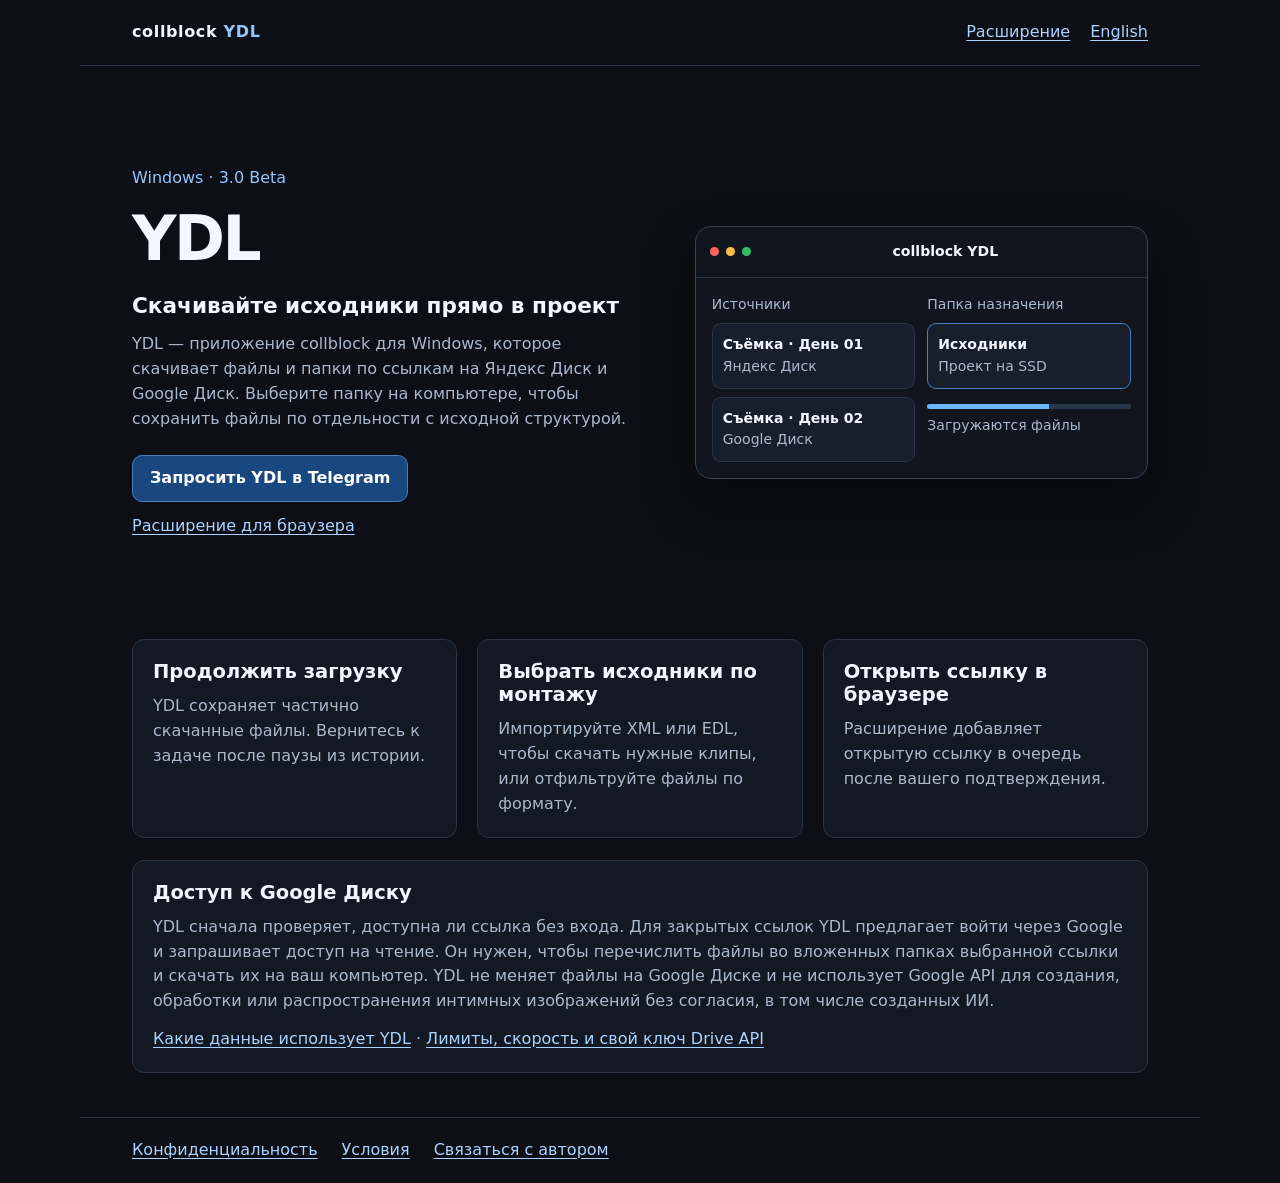
<file: index.html>
<!doctype html>
<html lang="ru">
<head>
<meta charset="utf-8">
<meta name="viewport" content="width=device-width, initial-scale=1">
<meta name="description" content="collblock YDL скачивает проекты с Яндекс Диска и Google Диска на Windows.">
<title>YDL — загрузка исходников на Windows</title>
<link rel="stylesheet" href="style.css">
</head>
<body>
<header class="page-head wrap">
    <a class="brand" href="./">collblock <span>YDL</span></a>
    <nav class="page-links" aria-label="Разделы сайта">
        <a href="extension.html">Расширение</a>
        <a href="en/index.html" lang="en" hreflang="en">English</a>
    </nav>
</header>
<main class="wrap">
    <section class="hero">
        <div>
            <p class="version">Windows · 3.0 Beta</p>
            <h1>YDL</h1>
            <p class="hero-lead">Скачивайте исходники прямо в проект</p>
            <p>YDL — приложение collblock для Windows, которое скачивает файлы и папки по ссылкам на Яндекс Диск и Google Диск. Выберите папку на компьютере, чтобы сохранить файлы по отдельности с исходной структурой.</p>
            <div class="hero-actions">
                <a class="button" href="https://t.me/collblock">Запросить YDL в Telegram</a>
                <a href="extension.html">Расширение для браузера</a>
            </div>
        </div>
        <div class="preview" role="img" aria-label="Пример очереди YDL с двумя ссылками и папкой назначения">
            <div class="preview-bar"><i></i><i></i><i></i><strong>collblock YDL</strong></div>
            <div class="preview-body">
                <div>
                    <span class="caption">Источники</span>
                    <div class="tile"><strong>Съёмка · День 01</strong><small>Яндекс Диск</small></div>
                    <div class="tile"><strong>Съёмка · День 02</strong><small>Google Диск</small></div>
                </div>
                <div>
                    <span class="caption">Папка назначения</span>
                    <div class="tile chosen"><strong>Исходники</strong><small>Проект на SSD</small></div>
                    <span class="progress"></span>
                    <small>Загружаются файлы</small>
                </div>
            </div>
        </div>
    </section>
    <section class="features" aria-label="Возможности">
        <article><h2>Продолжить загрузку</h2><p>YDL сохраняет частично скачанные файлы. Вернитесь к задаче после паузы из истории.</p></article>
        <article><h2>Выбрать исходники по монтажу</h2><p>Импортируйте XML или EDL, чтобы скачать нужные клипы, или отфильтруйте файлы по формату.</p></article>
        <article><h2>Открыть ссылку в браузере</h2><p>Расширение добавляет открытую ссылку в очередь после вашего подтверждения.</p></article>
    </section>
    <section class="note">
        <h2>Доступ к Google Диску</h2>
        <p>YDL сначала проверяет, доступна ли ссылка без входа. Для закрытых ссылок YDL предлагает войти через Google и запрашивает доступ на чтение. Он нужен, чтобы перечислить файлы во вложенных папках выбранной ссылки и скачать их на ваш компьютер. YDL не меняет файлы на Google Диске и не использует Google API для создания, обработки или распространения интимных изображений без согласия, в том числе созданных ИИ.</p>
        <p><a href="privacy.html">Какие данные использует YDL</a> · <a href="google-drive-help.html">Лимиты, скорость и свой ключ Drive API</a></p>
    </section>
</main>
<footer class="wrap page-foot"><a href="privacy.html">Конфиденциальность</a><a href="terms.html">Условия</a><a href="https://t.me/collblock">Связаться с автором</a></footer>
</body>
</html>
</file>
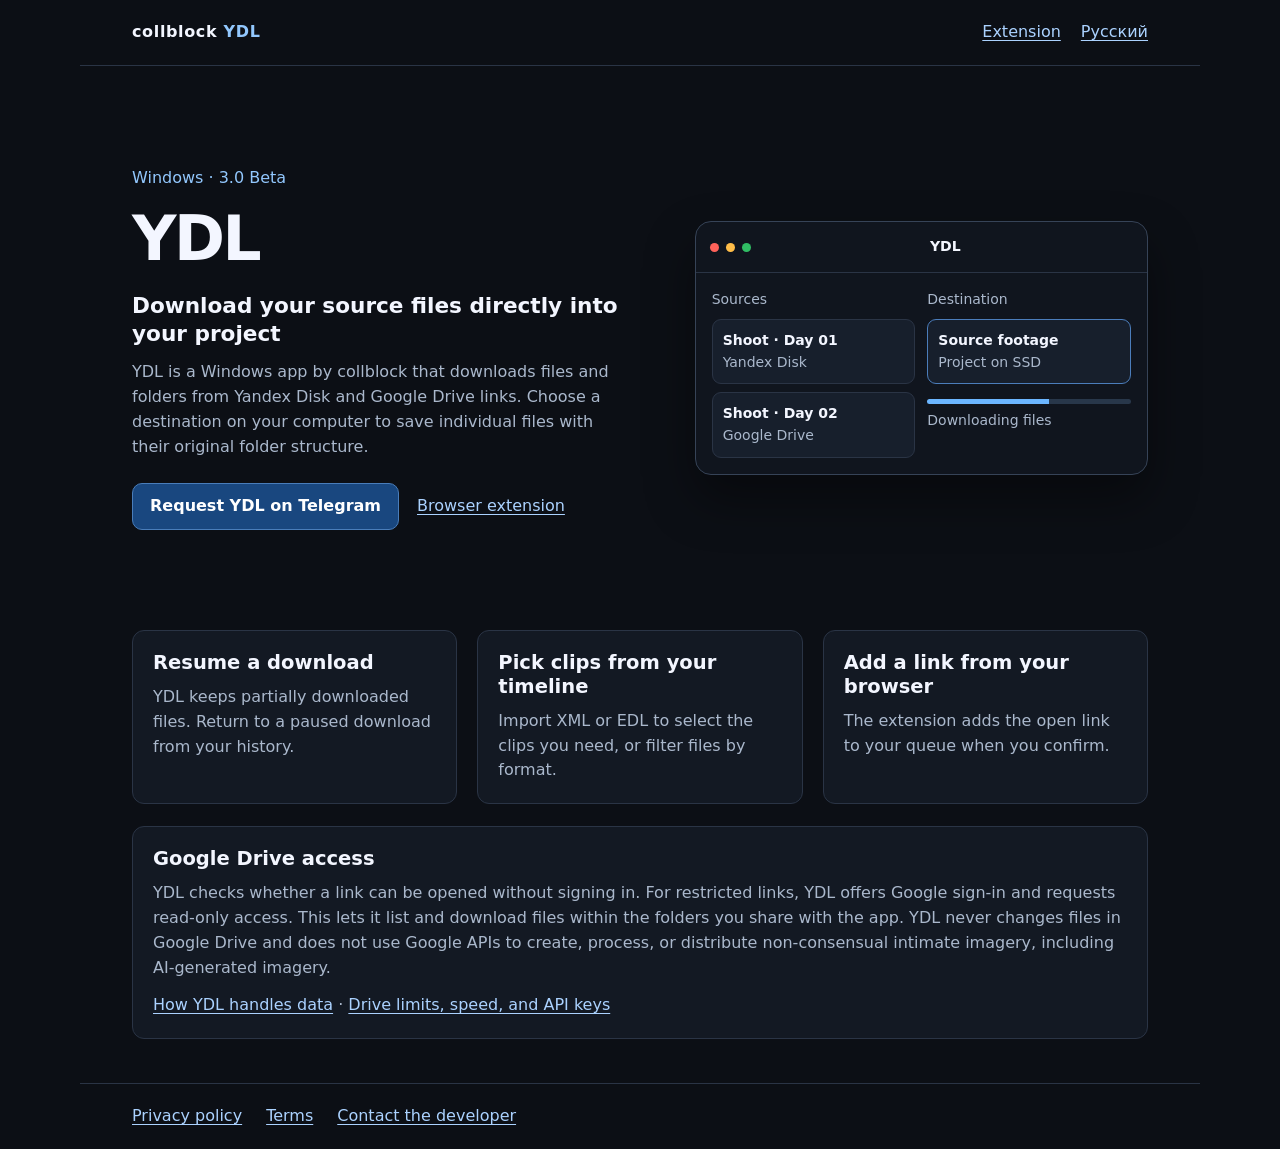
<file: en/index.html>
<!doctype html>
<html lang="en">
<head>
<meta charset="utf-8">
<meta name="viewport" content="width=device-width, initial-scale=1">
<meta name="description" content="YDL downloads files and folders from shared Yandex Disk and Google Drive links to Windows.">
<title>YDL — Download project files on Windows</title>
<link rel="stylesheet" href="../style.css">
</head>
<body>
<header class="page-head wrap">
    <a class="brand" href="./">collblock <span>YDL</span></a>
    <nav class="page-links" aria-label="Site navigation">
        <a href="extension.html">Extension</a>
        <a href="../index.html" lang="ru" hreflang="ru">Русский</a>
    </nav>
</header>
<main class="wrap">
    <section class="hero">
        <div>
            <p class="version">Windows · 3.0 Beta</p>
            <h1>YDL</h1>
            <p class="hero-lead">Download your source files directly into your project</p>
            <p>YDL is a Windows app by collblock that downloads files and folders from Yandex Disk and Google Drive links. Choose a destination on your computer to save individual files with their original folder structure.</p>
            <div class="hero-actions">
                <a class="button" href="https://t.me/collblock">Request YDL on Telegram</a>
                <a href="extension.html">Browser extension</a>
            </div>
        </div>
        <div class="preview" role="img" aria-label="Sample YDL queue with two links and a destination folder">
            <div class="preview-bar"><i></i><i></i><i></i><strong>YDL</strong></div>
            <div class="preview-body">
                <div>
                    <span class="caption">Sources</span>
                    <div class="tile"><strong>Shoot · Day 01</strong><small>Yandex Disk</small></div>
                    <div class="tile"><strong>Shoot · Day 02</strong><small>Google Drive</small></div>
                </div>
                <div>
                    <span class="caption">Destination</span>
                    <div class="tile chosen"><strong>Source footage</strong><small>Project on SSD</small></div>
                    <span class="progress"></span>
                    <small>Downloading files</small>
                </div>
            </div>
        </div>
    </section>
    <section class="features" aria-label="Features">
        <article><h2>Resume a download</h2><p>YDL keeps partially downloaded files. Return to a paused download from your history.</p></article>
        <article><h2>Pick clips from your timeline</h2><p>Import XML or EDL to select the clips you need, or filter files by format.</p></article>
        <article><h2>Add a link from your browser</h2><p>The extension adds the open link to your queue when you confirm.</p></article>
    </section>
    <section class="note">
        <h2>Google Drive access</h2>
        <p>YDL checks whether a link can be opened without signing in. For restricted links, YDL offers Google sign-in and requests read-only access. This lets it list and download files within the folders you share with the app. YDL never changes files in Google Drive and does not use Google APIs to create, process, or distribute non-consensual intimate imagery, including AI-generated imagery.</p>
        <p><a href="privacy.html">How YDL handles data</a> · <a href="google-drive-help.html">Drive limits, speed, and API keys</a></p>
    </section>
</main>
<footer class="wrap page-foot"><a href="privacy.html">Privacy policy</a><a href="terms.html">Terms</a><a href="https://t.me/collblock">Contact the developer</a></footer>
</body>
</html>
</file>
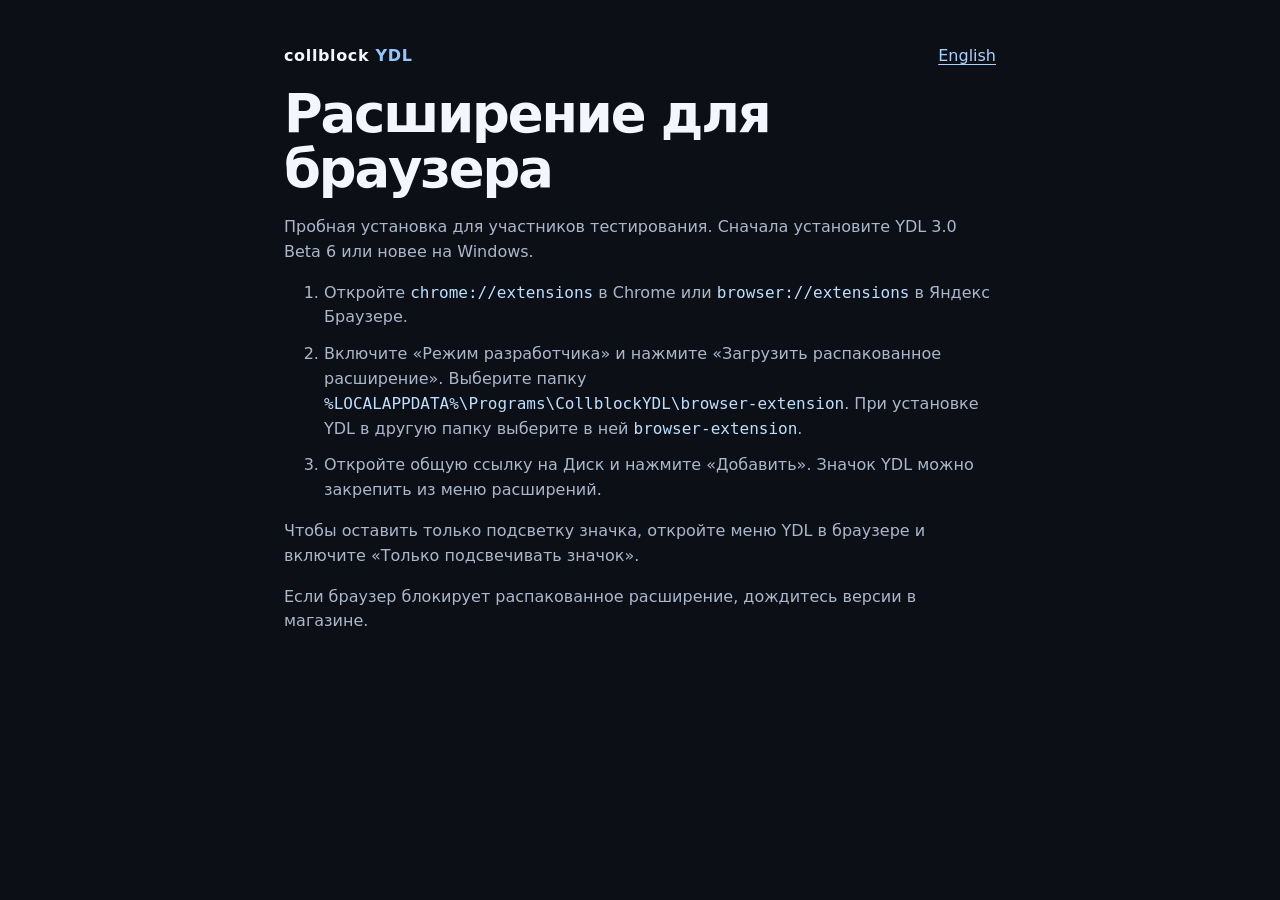
<file: extension.html>
<!doctype html>
<html lang="ru">
<meta charset="utf-8">
<meta name="viewport" content="width=device-width, initial-scale=1">
<title>Расширение для браузера · collblock YDL</title>
<link rel="stylesheet" href="style.css">
<main class="document">
    <a class="brand" href="index.html">collblock <span>YDL</span></a>
    <a class="document-language" href="en/extension.html" lang="en" hreflang="en">English</a>
    <h1>Расширение для браузера</h1>
    <p>Пробная установка для участников тестирования. Сначала установите YDL 3.0 Beta 6 или новее на Windows.</p>
    <ol>
        <li>Откройте <code>chrome://extensions</code> в Chrome или <code>browser://extensions</code> в Яндекс Браузере.</li>
        <li>Включите «Режим разработчика» и нажмите «Загрузить распакованное расширение». Выберите папку <code>%LOCALAPPDATA%\Programs\CollblockYDL\browser-extension</code>. При установке YDL в другую папку выберите в ней <code>browser-extension</code>.</li>
        <li>Откройте общую ссылку на Диск и нажмите «Добавить». Значок YDL можно закрепить из меню расширений.</li>
    </ol>
    <p>Чтобы оставить только подсветку значка, откройте меню YDL в браузере и включите «Только подсвечивать значок».</p>
    <p>Если браузер блокирует распакованное расширение, дождитесь версии в магазине.</p>
</main>
</html>
</file>
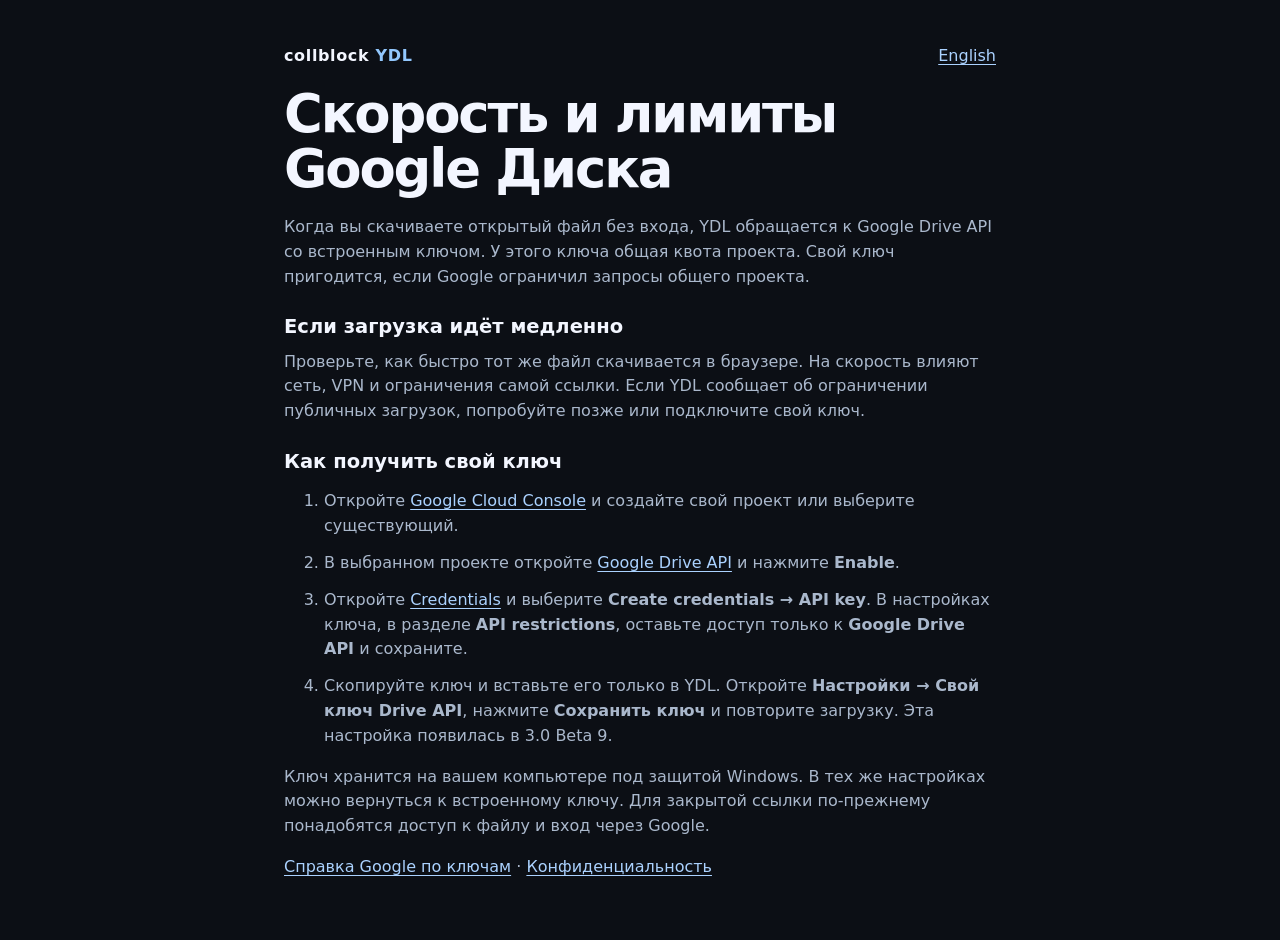
<file: google-drive-help.html>
<!doctype html>
<html lang="ru">
<meta charset="utf-8">
<meta name="viewport" content="width=device-width, initial-scale=1">
<title>Скорость и лимиты Google Диска · collblock YDL</title>
<meta name="description" content="Как проверить медленную загрузку Google Диска и подключить свой ключ Google Drive API в YDL.">
<link rel="stylesheet" href="style.css">
<main class="document">
    <a class="brand" href="index.html">collblock <span>YDL</span></a>
    <a class="document-language" href="en/google-drive-help.html" lang="en" hreflang="en">English</a>
    <h1>Скорость и лимиты Google Диска</h1>
    <p>Когда вы скачиваете открытый файл без входа, YDL обращается к Google Drive API со встроенным ключом. У этого ключа общая квота проекта. Свой ключ пригодится, если Google ограничил запросы общего проекта.</p>
    <h2>Если загрузка идёт медленно</h2>
    <p>Проверьте, как быстро тот же файл скачивается в браузере. На скорость влияют сеть, VPN и ограничения самой ссылки. Если YDL сообщает об ограничении публичных загрузок, попробуйте позже или подключите свой ключ.</p>
    <h2>Как получить свой ключ</h2>
    <ol>
        <li>Откройте <a href="https://console.cloud.google.com/">Google Cloud Console</a> и создайте свой проект или выберите существующий.</li>
        <li>В выбранном проекте откройте <a href="https://console.cloud.google.com/apis/library/drive.googleapis.com">Google Drive API</a> и нажмите <b>Enable</b>.</li>
        <li>Откройте <a href="https://console.cloud.google.com/apis/credentials">Credentials</a> и выберите <b>Create credentials → API key</b>. В настройках ключа, в разделе <b>API restrictions</b>, оставьте доступ только к <b>Google Drive API</b> и сохраните.</li>
        <li>Скопируйте ключ и вставьте его только в YDL. Откройте <b>Настройки → Свой ключ Drive API</b>, нажмите <b>Сохранить ключ</b> и повторите загрузку. Эта настройка появилась в 3.0 Beta 9.</li>
    </ol>
    <p>Ключ хранится на вашем компьютере под защитой Windows. В тех же настройках можно вернуться к встроенному ключу. Для закрытой ссылки по-прежнему понадобятся доступ к файлу и вход через Google.</p>
    <p><a href="https://cloud.google.com/docs/authentication/api-keys">Справка Google по ключам</a> · <a href="privacy.html">Конфиденциальность</a></p>
</main>
</html>
</file>
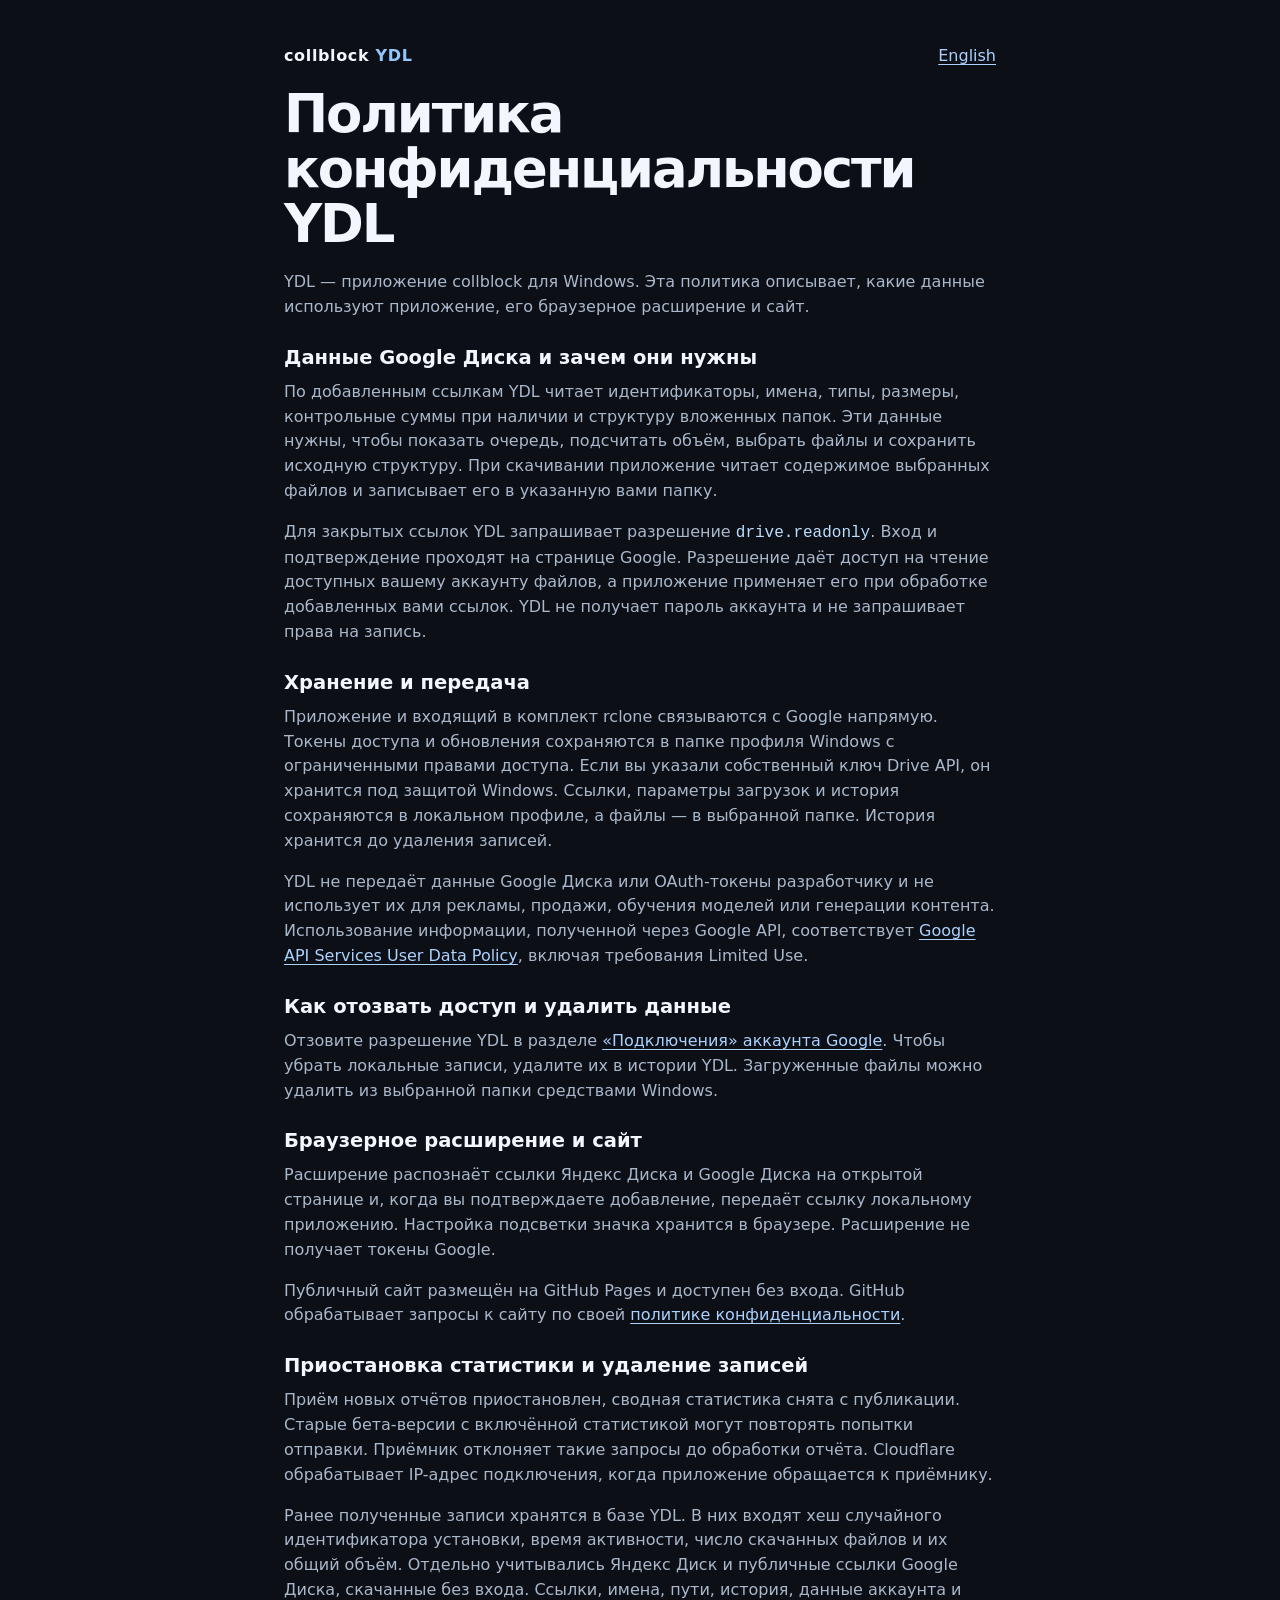
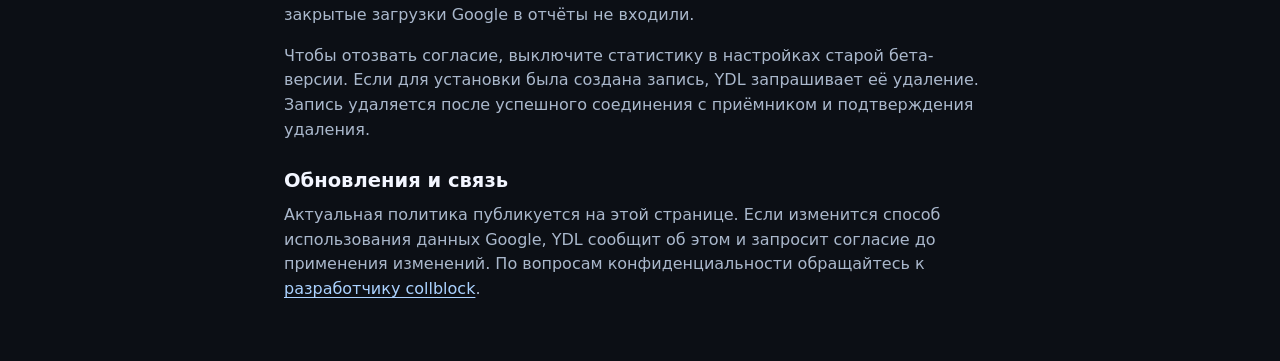
<file: privacy.html>
<!doctype html>
<html lang="ru">
<meta charset="utf-8">
<meta name="viewport" content="width=device-width, initial-scale=1">
<title>Политика конфиденциальности · YDL</title>
<link rel="stylesheet" href="style.css">
<main class="document">
    <a class="brand" href="index.html">collblock <span>YDL</span></a>
    <a class="document-language" href="en/privacy.html" lang="en" hreflang="en">English</a>
    <h1>Политика конфиденциальности YDL</h1>
    <p>YDL — приложение collblock для Windows. Эта политика описывает, какие данные используют приложение, его браузерное расширение и сайт.</p>
    <h2>Данные Google Диска и зачем они нужны</h2>
    <p>По добавленным ссылкам YDL читает идентификаторы, имена, типы, размеры, контрольные суммы при наличии и структуру вложенных папок. Эти данные нужны, чтобы показать очередь, подсчитать объём, выбрать файлы и сохранить исходную структуру. При скачивании приложение читает содержимое выбранных файлов и записывает его в указанную вами папку.</p>
    <p>Для закрытых ссылок YDL запрашивает разрешение <code>drive.readonly</code>. Вход и подтверждение проходят на странице Google. Разрешение даёт доступ на чтение доступных вашему аккаунту файлов, а приложение применяет его при обработке добавленных вами ссылок. YDL не получает пароль аккаунта и не запрашивает права на запись.</p>
    <h2>Хранение и передача</h2>
    <p>Приложение и входящий в комплект rclone связываются с Google напрямую. Токены доступа и обновления сохраняются в папке профиля Windows с ограниченными правами доступа. Если вы указали собственный ключ Drive API, он хранится под защитой Windows. Ссылки, параметры загрузок и история сохраняются в локальном профиле, а файлы — в выбранной папке. История хранится до удаления записей.</p>
    <p>YDL не передаёт данные Google Диска или OAuth-токены разработчику и не использует их для рекламы, продажи, обучения моделей или генерации контента. Использование информации, полученной через Google API, соответствует <a href="https://developers.google.com/terms/api-services-user-data-policy">Google API Services User Data Policy</a>, включая требования Limited Use.</p>
    <h2>Как отозвать доступ и удалить данные</h2>
    <p>Отзовите разрешение YDL в разделе <a href="https://myaccount.google.com/connections">«Подключения» аккаунта Google</a>. Чтобы убрать локальные записи, удалите их в истории YDL. Загруженные файлы можно удалить из выбранной папки средствами Windows.</p>
    <h2>Браузерное расширение и сайт</h2>
    <p>Расширение распознаёт ссылки Яндекс Диска и Google Диска на открытой странице и, когда вы подтверждаете добавление, передаёт ссылку локальному приложению. Настройка подсветки значка хранится в браузере. Расширение не получает токены Google.</p>
    <p>Публичный сайт размещён на GitHub Pages и доступен без входа. GitHub обрабатывает запросы к сайту по своей <a href="https://docs.github.com/en/site-policy/privacy-policies/github-general-privacy-statement">политике конфиденциальности</a>.</p>
    <h2>Приостановка статистики и удаление записей</h2>
    <p>Приём новых отчётов приостановлен, сводная статистика снята с публикации. Старые бета-версии с включённой статистикой могут повторять попытки отправки. Приёмник отклоняет такие запросы до обработки отчёта. Cloudflare обрабатывает IP-адрес подключения, когда приложение обращается к приёмнику.</p>
    <p>Ранее полученные записи хранятся в базе YDL. В них входят хеш случайного идентификатора установки, время активности, число скачанных файлов и их общий объём. Отдельно учитывались Яндекс Диск и публичные ссылки Google Диска, скачанные без входа. Ссылки, имена, пути, история, данные аккаунта и закрытые загрузки Google в отчёты не входили.</p>
    <p>Чтобы отозвать согласие, выключите статистику в настройках старой бета-версии. Если для установки была создана запись, YDL запрашивает её удаление. Запись удаляется после успешного соединения с приёмником и подтверждения удаления.</p>
    <h2>Обновления и связь</h2>
    <p>Актуальная политика публикуется на этой странице. Если изменится способ использования данных Google, YDL сообщит об этом и запросит согласие до применения изменений. По вопросам конфиденциальности обращайтесь к <a href="https://t.me/collblock">разработчику collblock</a>.</p>
</main>
</html>
</file>
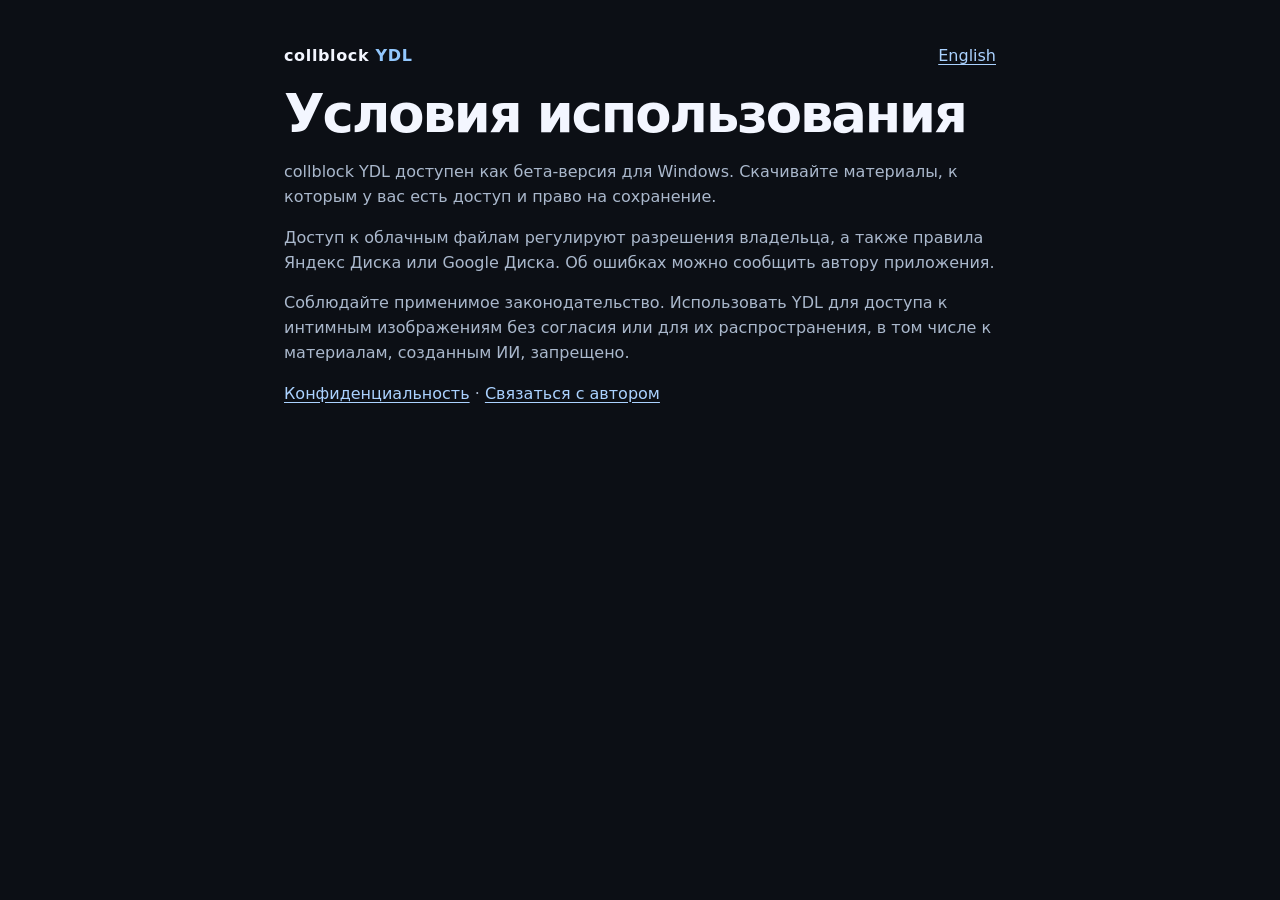
<file: terms.html>
<!doctype html>
<html lang="ru">
<meta charset="utf-8">
<meta name="viewport" content="width=device-width, initial-scale=1">
<title>Условия использования · collblock YDL</title>
<link rel="stylesheet" href="style.css">
<main class="document">
    <a class="brand" href="index.html">collblock <span>YDL</span></a>
    <a class="document-language" href="en/terms.html" lang="en" hreflang="en">English</a>
    <h1>Условия использования</h1>
    <p>collblock YDL доступен как бета-версия для Windows. Скачивайте материалы, к которым у вас есть доступ и право на сохранение.</p>
    <p>Доступ к облачным файлам регулируют разрешения владельца, а также правила Яндекс Диска или Google Диска. Об ошибках можно сообщить автору приложения.</p>
    <p>Соблюдайте применимое законодательство. Использовать YDL для доступа к интимным изображениям без согласия или для их распространения, в том числе к материалам, созданным ИИ, запрещено.</p>
    <p><a href="privacy.html">Конфиденциальность</a> · <a href="https://t.me/collblock">Связаться с автором</a></p>
</main>
</html>
</file>
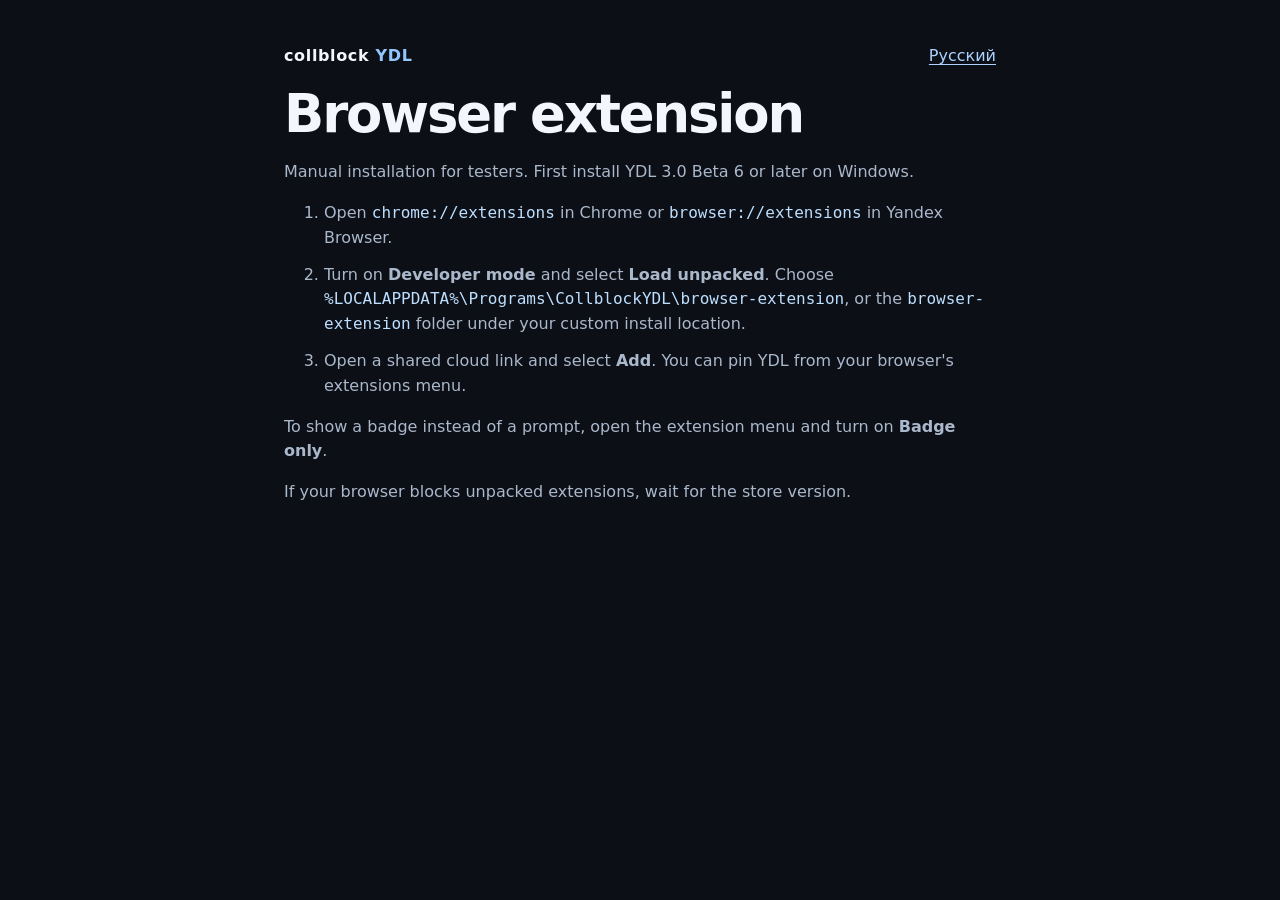
<file: en/extension.html>
<!doctype html>
<html lang="en">
<meta charset="utf-8">
<meta name="viewport" content="width=device-width, initial-scale=1">
<title>Browser extension · YDL</title>
<link rel="stylesheet" href="../style.css">
<main class="document">
    <a class="brand" href="index.html">collblock <span>YDL</span></a>
    <a class="document-language" href="../extension.html" lang="ru" hreflang="ru">Русский</a>
    <h1>Browser extension</h1>
    <p>Manual installation for testers. First install YDL 3.0 Beta 6 or later on Windows.</p>
    <ol>
        <li>Open <code>chrome://extensions</code> in Chrome or <code>browser://extensions</code> in Yandex Browser.</li>
        <li>Turn on <b>Developer mode</b> and select <b>Load unpacked</b>. Choose <code>%LOCALAPPDATA%\Programs\CollblockYDL\browser-extension</code>, or the <code>browser-extension</code> folder under your custom install location.</li>
        <li>Open a shared cloud link and select <b>Add</b>. You can pin YDL from your browser's extensions menu.</li>
    </ol>
    <p>To show a badge instead of a prompt, open the extension menu and turn on <b>Badge only</b>.</p>
    <p>If your browser blocks unpacked extensions, wait for the store version.</p>
</main>
</html>
</file>
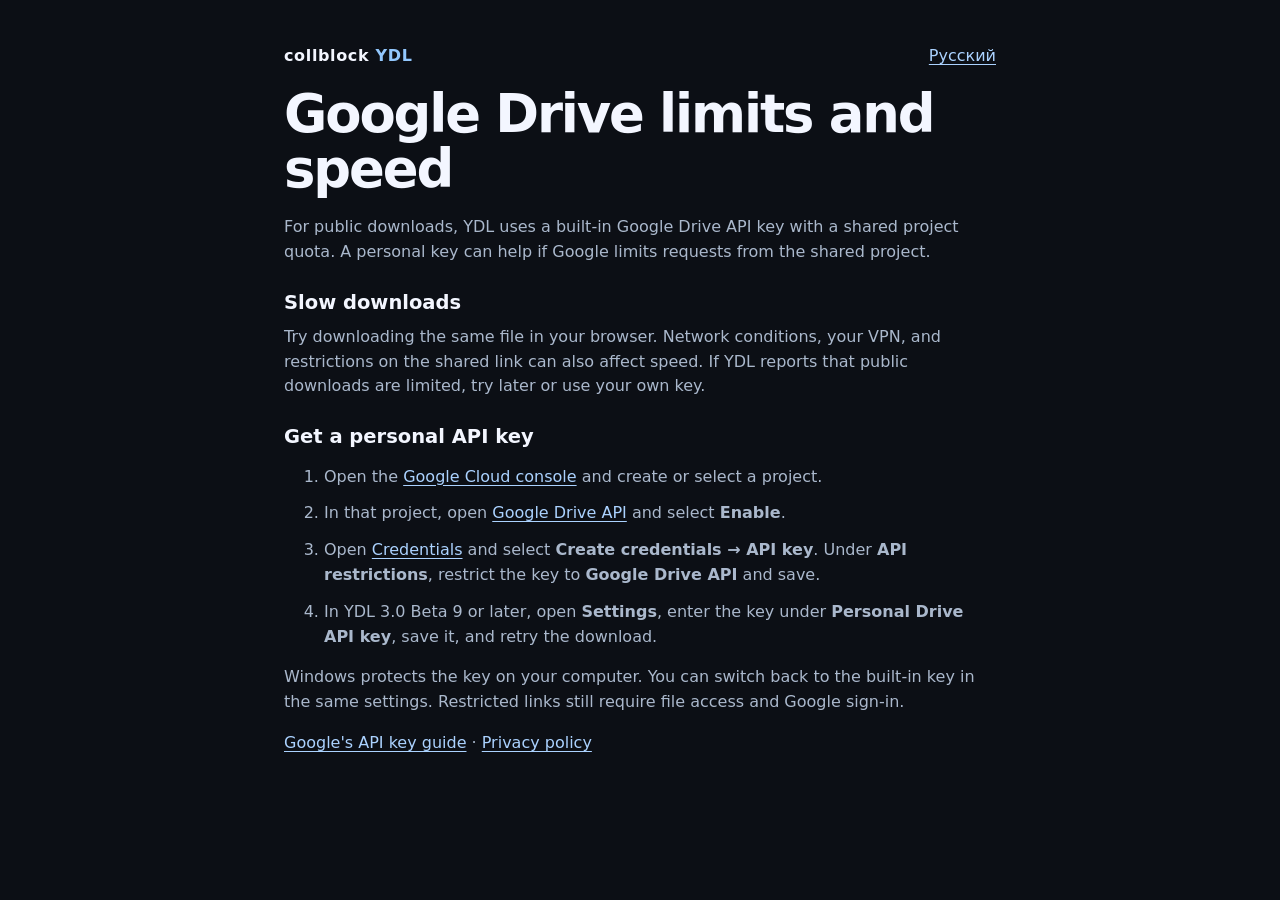
<file: en/google-drive-help.html>
<!doctype html>
<html lang="en">
<meta charset="utf-8">
<meta name="viewport" content="width=device-width, initial-scale=1">
<title>Google Drive limits and speed · YDL</title>
<link rel="stylesheet" href="../style.css">
<main class="document">
    <a class="brand" href="index.html">collblock <span>YDL</span></a>
    <a class="document-language" href="../google-drive-help.html" lang="ru" hreflang="ru">Русский</a>
    <h1>Google Drive limits and speed</h1>
    <p>For public downloads, YDL uses a built-in Google Drive API key with a shared project quota. A personal key can help if Google limits requests from the shared project.</p>
    <h2>Slow downloads</h2>
    <p>Try downloading the same file in your browser. Network conditions, your VPN, and restrictions on the shared link can also affect speed. If YDL reports that public downloads are limited, try later or use your own key.</p>
    <h2>Get a personal API key</h2>
    <ol>
        <li>Open the <a href="https://console.cloud.google.com/">Google Cloud console</a> and create or select a project.</li>
        <li>In that project, open <a href="https://console.cloud.google.com/apis/library/drive.googleapis.com">Google Drive API</a> and select <b>Enable</b>.</li>
        <li>Open <a href="https://console.cloud.google.com/apis/credentials">Credentials</a> and select <b>Create credentials → API key</b>. Under <b>API restrictions</b>, restrict the key to <b>Google Drive API</b> and save.</li>
        <li>In YDL 3.0 Beta 9 or later, open <b>Settings</b>, enter the key under <b>Personal Drive API key</b>, save it, and retry the download.</li>
    </ol>
    <p>Windows protects the key on your computer. You can switch back to the built-in key in the same settings. Restricted links still require file access and Google sign-in.</p>
    <p><a href="https://cloud.google.com/docs/authentication/api-keys">Google's API key guide</a> · <a href="privacy.html">Privacy policy</a></p>
</main>
</html>
</file>
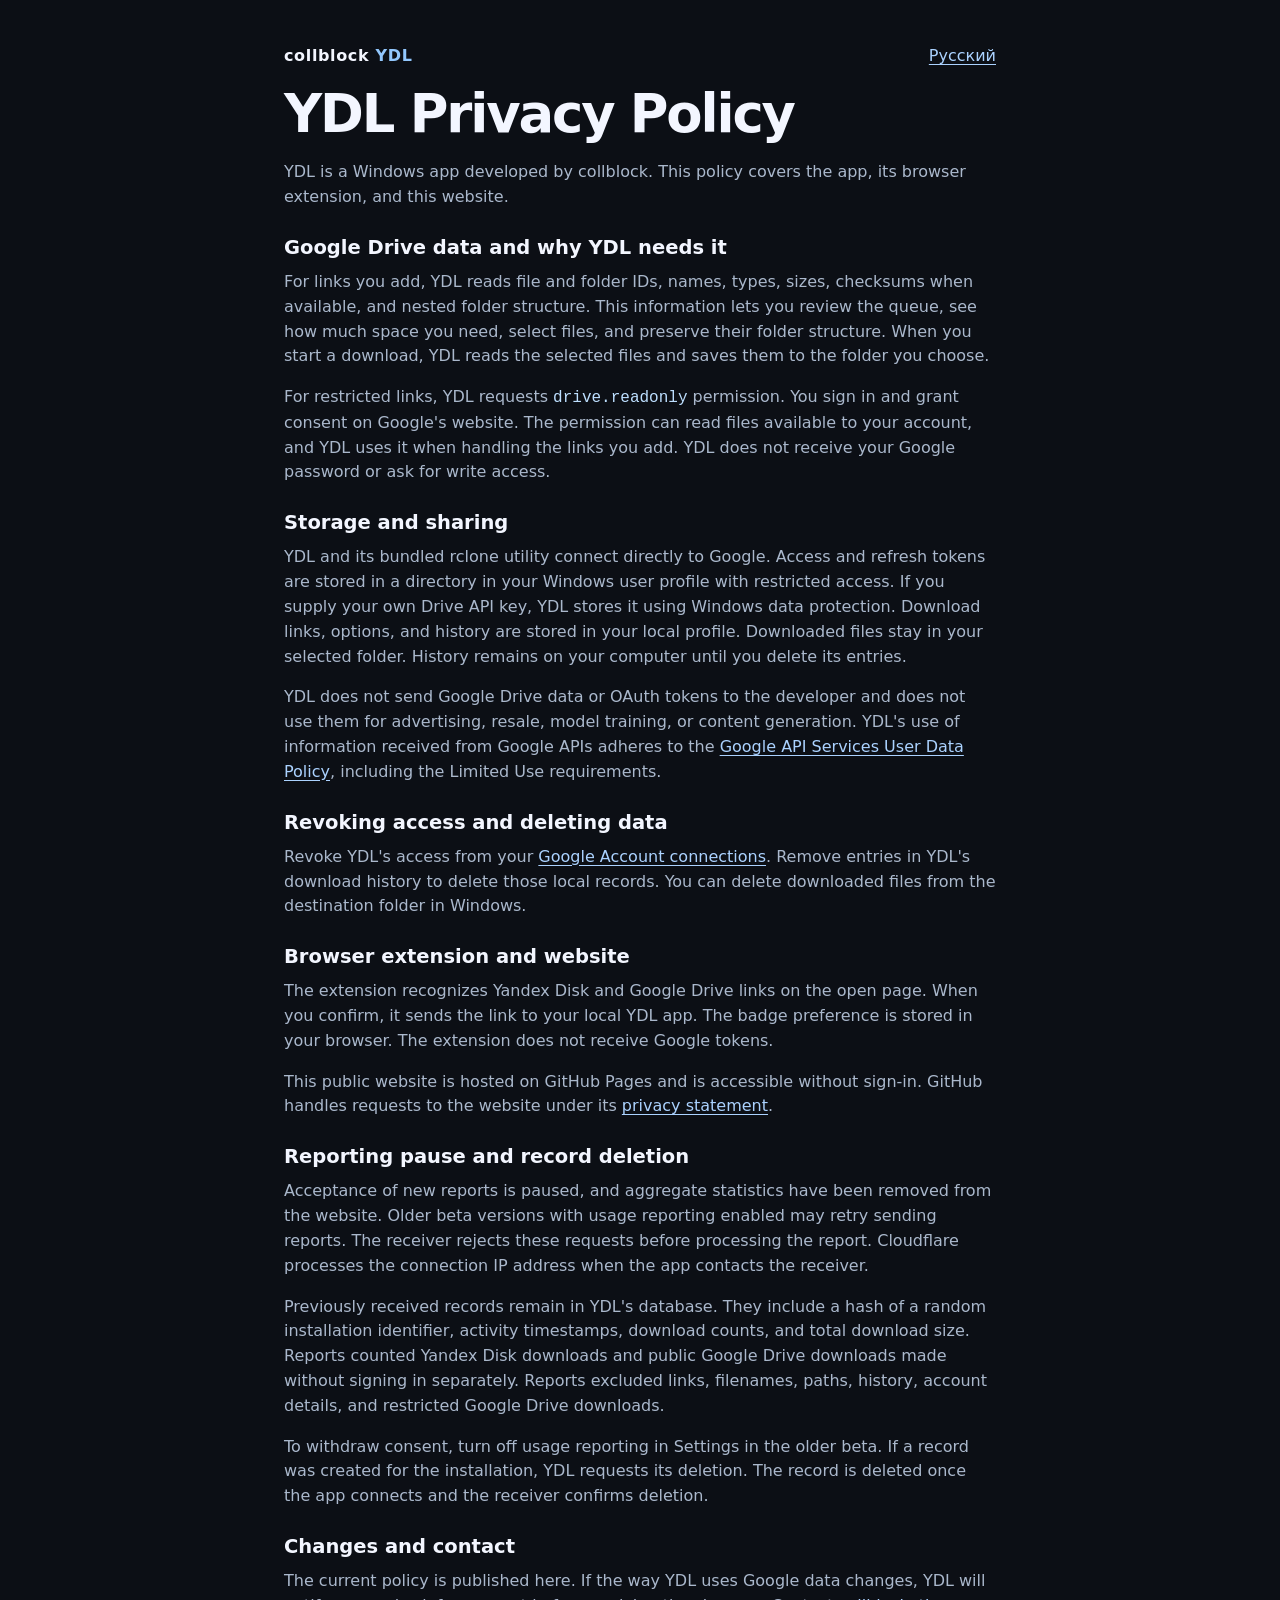
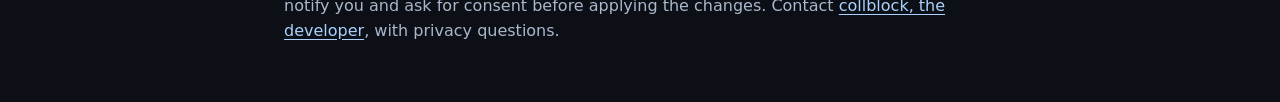
<file: en/privacy.html>
<!doctype html>
<html lang="en">
<meta charset="utf-8">
<meta name="viewport" content="width=device-width, initial-scale=1">
<title>Privacy policy · YDL</title>
<link rel="stylesheet" href="../style.css">
<main class="document">
    <a class="brand" href="index.html">collblock <span>YDL</span></a>
    <a class="document-language" href="../privacy.html" lang="ru" hreflang="ru">Русский</a>
    <h1>YDL Privacy Policy</h1>
    <p>YDL is a Windows app developed by collblock. This policy covers the app, its browser extension, and this website.</p>
    <h2>Google Drive data and why YDL needs it</h2>
    <p>For links you add, YDL reads file and folder IDs, names, types, sizes, checksums when available, and nested folder structure. This information lets you review the queue, see how much space you need, select files, and preserve their folder structure. When you start a download, YDL reads the selected files and saves them to the folder you choose.</p>
    <p>For restricted links, YDL requests <code>drive.readonly</code> permission. You sign in and grant consent on Google's website. The permission can read files available to your account, and YDL uses it when handling the links you add. YDL does not receive your Google password or ask for write access.</p>
    <h2>Storage and sharing</h2>
    <p>YDL and its bundled rclone utility connect directly to Google. Access and refresh tokens are stored in a directory in your Windows user profile with restricted access. If you supply your own Drive API key, YDL stores it using Windows data protection. Download links, options, and history are stored in your local profile. Downloaded files stay in your selected folder. History remains on your computer until you delete its entries.</p>
    <p>YDL does not send Google Drive data or OAuth tokens to the developer and does not use them for advertising, resale, model training, or content generation. YDL's use of information received from Google APIs adheres to the <a href="https://developers.google.com/terms/api-services-user-data-policy">Google API Services User Data Policy</a>, including the Limited Use requirements.</p>
    <h2>Revoking access and deleting data</h2>
    <p>Revoke YDL's access from your <a href="https://myaccount.google.com/connections">Google Account connections</a>. Remove entries in YDL's download history to delete those local records. You can delete downloaded files from the destination folder in Windows.</p>
    <h2>Browser extension and website</h2>
    <p>The extension recognizes Yandex Disk and Google Drive links on the open page. When you confirm, it sends the link to your local YDL app. The badge preference is stored in your browser. The extension does not receive Google tokens.</p>
    <p>This public website is hosted on GitHub Pages and is accessible without sign-in. GitHub handles requests to the website under its <a href="https://docs.github.com/en/site-policy/privacy-policies/github-general-privacy-statement">privacy statement</a>.</p>
    <h2>Reporting pause and record deletion</h2>
    <p>Acceptance of new reports is paused, and aggregate statistics have been removed from the website. Older beta versions with usage reporting enabled may retry sending reports. The receiver rejects these requests before processing the report. Cloudflare processes the connection IP address when the app contacts the receiver.</p>
    <p>Previously received records remain in YDL's database. They include a hash of a random installation identifier, activity timestamps, download counts, and total download size. Reports counted Yandex Disk downloads and public Google Drive downloads made without signing in separately. Reports excluded links, filenames, paths, history, account details, and restricted Google Drive downloads.</p>
    <p>To withdraw consent, turn off usage reporting in Settings in the older beta. If a record was created for the installation, YDL requests its deletion. The record is deleted once the app connects and the receiver confirms deletion.</p>
    <h2>Changes and contact</h2>
    <p>The current policy is published here. If the way YDL uses Google data changes, YDL will notify you and ask for consent before applying the changes. Contact <a href="https://t.me/collblock">collblock, the developer</a>, with privacy questions.</p>
</main>
</html>
</file>
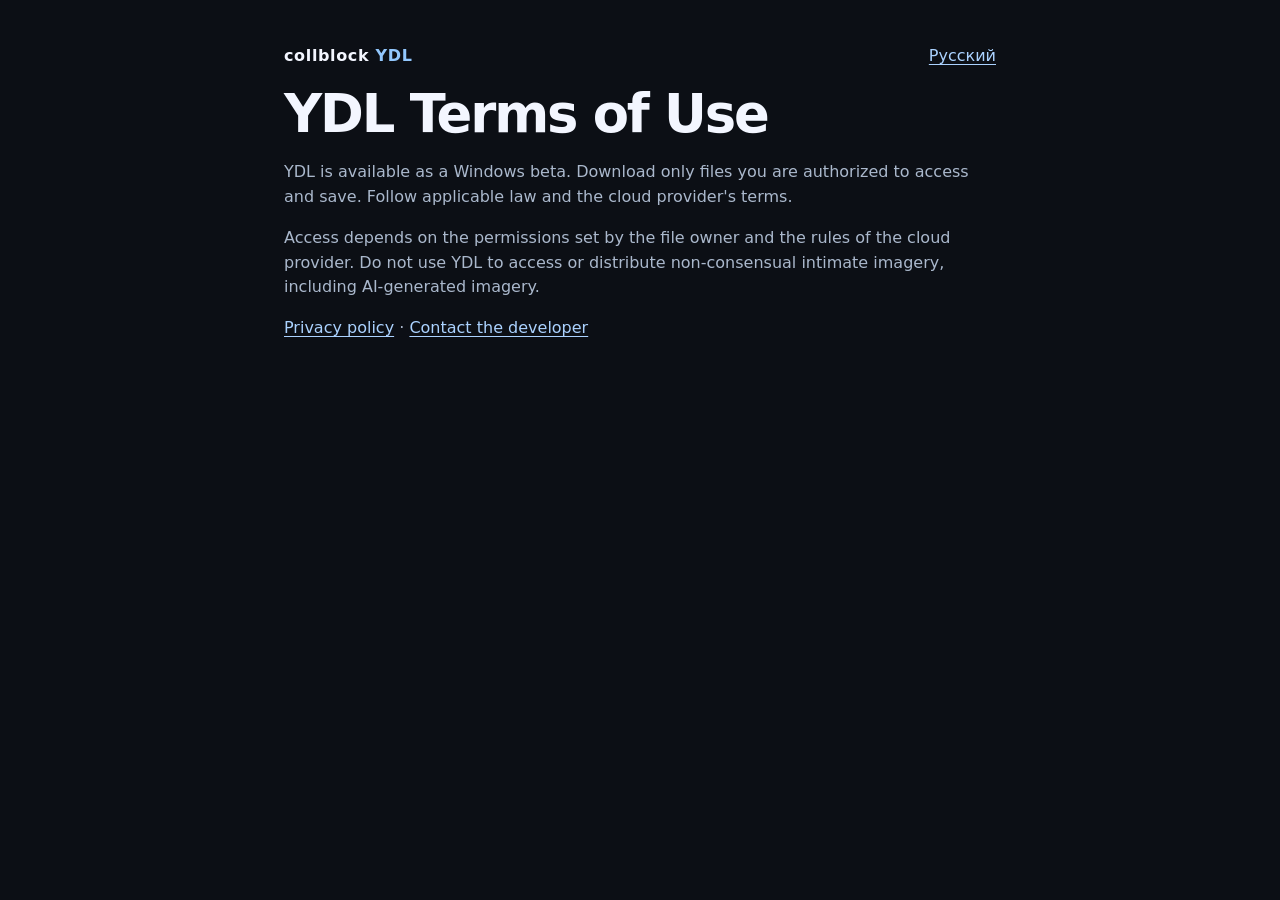
<file: en/terms.html>
<!doctype html>
<html lang="en">
<meta charset="utf-8">
<meta name="viewport" content="width=device-width, initial-scale=1">
<title>Terms of use · YDL</title>
<link rel="stylesheet" href="../style.css">
<main class="document">
    <a class="brand" href="index.html">collblock <span>YDL</span></a>
    <a class="document-language" href="../terms.html" lang="ru" hreflang="ru">Русский</a>
    <h1>YDL Terms of Use</h1>
    <p>YDL is available as a Windows beta. Download only files you are authorized to access and save. Follow applicable law and the cloud provider's terms.</p>
    <p>Access depends on the permissions set by the file owner and the rules of the cloud provider. Do not use YDL to access or distribute non-consensual intimate imagery, including AI-generated imagery.</p>
    <p><a href="privacy.html">Privacy policy</a> · <a href="https://t.me/collblock">Contact the developer</a></p>
</main>
</html>
</file>
<file: style.css>
:root {
    color-scheme: dark;
    font: 16px/1.55 "Segoe UI", system-ui, sans-serif;
    color: #f3f6ff;
    background: #0c0f15;
    --dim: #aab8cc;
    --line: #2a3445;
}
* { box-sizing: border-box; }
body { margin: 0; }
a { color: #abd2ff; text-underline-offset: .2em; }
a:hover { color: #e1efff; }
a:focus-visible { outline: 2px solid #86bfff; outline-offset: 5px; }
.wrap { max-width: 1120px; margin: auto; padding-inline: clamp(20px, 5vw, 52px); }
.page-head, .page-foot { min-height: 66px; display: flex; align-items: center; gap: 24px; }
.page-head { justify-content: space-between; border-bottom: 1px solid var(--line); }
.page-links { display: flex; flex-wrap: wrap; justify-content: flex-end; gap: 8px 20px; }
.page-foot { border-top: 1px solid var(--line); flex-wrap: wrap; padding-block: 20px; }
.brand { color: #f3f6ff; font-weight: 800; letter-spacing: .04em; text-decoration: none; }
.brand span, .version { color: #92c7fd; }
.hero { display: grid; grid-template-columns: 1.1fr 1fr; gap: clamp(24px, 5vw, 68px); align-items: center; padding-block: clamp(44px, 8vw, 100px); }
h1 { font-size: clamp(2.25rem, 4.8vw, 4.2rem); margin: .12em 0 .35em; line-height: 1.04; letter-spacing: -.04em; }
h2 { font-size: 1.22rem; line-height: 1.2; margin: 0 0 .55em; }
p, li { color: var(--dim); }
p { margin: 0 0 1em; }
.hero-actions { display: flex; align-items: center; flex-wrap: wrap; gap: 12px 18px; margin-top: 24px; }
.hero-lead { color: #f3f6ff; font-size: 1.35rem; font-weight: 650; line-height: 1.3; margin-bottom: .55em; }
.button { display: inline-block; padding: 10px 17px; border: 1px solid #497dba; border-radius: 10px; background: #19477f; color: white; text-decoration: none; font-weight: 650; }
.preview { background: #10151e; border: 1px solid #364357; border-radius: 16px; overflow: hidden; box-shadow: 0 24px 50px #0006; }
.preview-bar { display: flex; align-items: center; gap: 7px; padding: 14px; border-bottom: 1px solid var(--line); }
.preview-bar i { width: 9px; height: 9px; border-radius: 50%; background: #ff625a; }
.preview-bar i:nth-child(2) { background: #ffbd48; }
.preview-bar i:nth-child(3) { background: #30bd64; }
.preview-bar strong { margin: auto; font-size: .88rem; }
.preview-body { display: grid; grid-template-columns: 1fr 1fr; gap: 12px; padding: 16px; }
.caption, small { display: block; font-size: .875rem; color: var(--dim); }
.tile { background: #171f2c; border: 1px solid var(--line); border-radius: 9px; padding: 10px; margin-top: 8px; font-size: .875rem; }
.chosen { border-color: #4b7dbb; }
.progress { display: block; height: 5px; margin: 15px 0 6px; border-radius: 5px; background: linear-gradient(90deg, #6bb6ff 60%, #28374a 60%); }
.features { display: grid; grid-template-columns: repeat(3, 1fr); gap: 20px; }
.features article, .note { padding: 20px; border: 1px solid var(--line); background: #131923; border-radius: 12px; }
.features p, .note p { margin-bottom: 0; }
.note { margin-block: 22px 44px; }
.note p + p { margin-top: .8em; }
.document { max-width: 760px; margin: auto; padding: 44px 24px; }
.document-language { float: right; }
.document h1 { font-size: clamp(2rem, 5vw, 3.3rem); margin-top: 18px; }
.document h2 { margin-top: 26px; }
.document li { margin-bottom: 12px; }
code { overflow-wrap: anywhere; color: #bddfff; }
@media (max-width: 730px) {
    .hero, .features { grid-template-columns: 1fr; }
}
</file>
